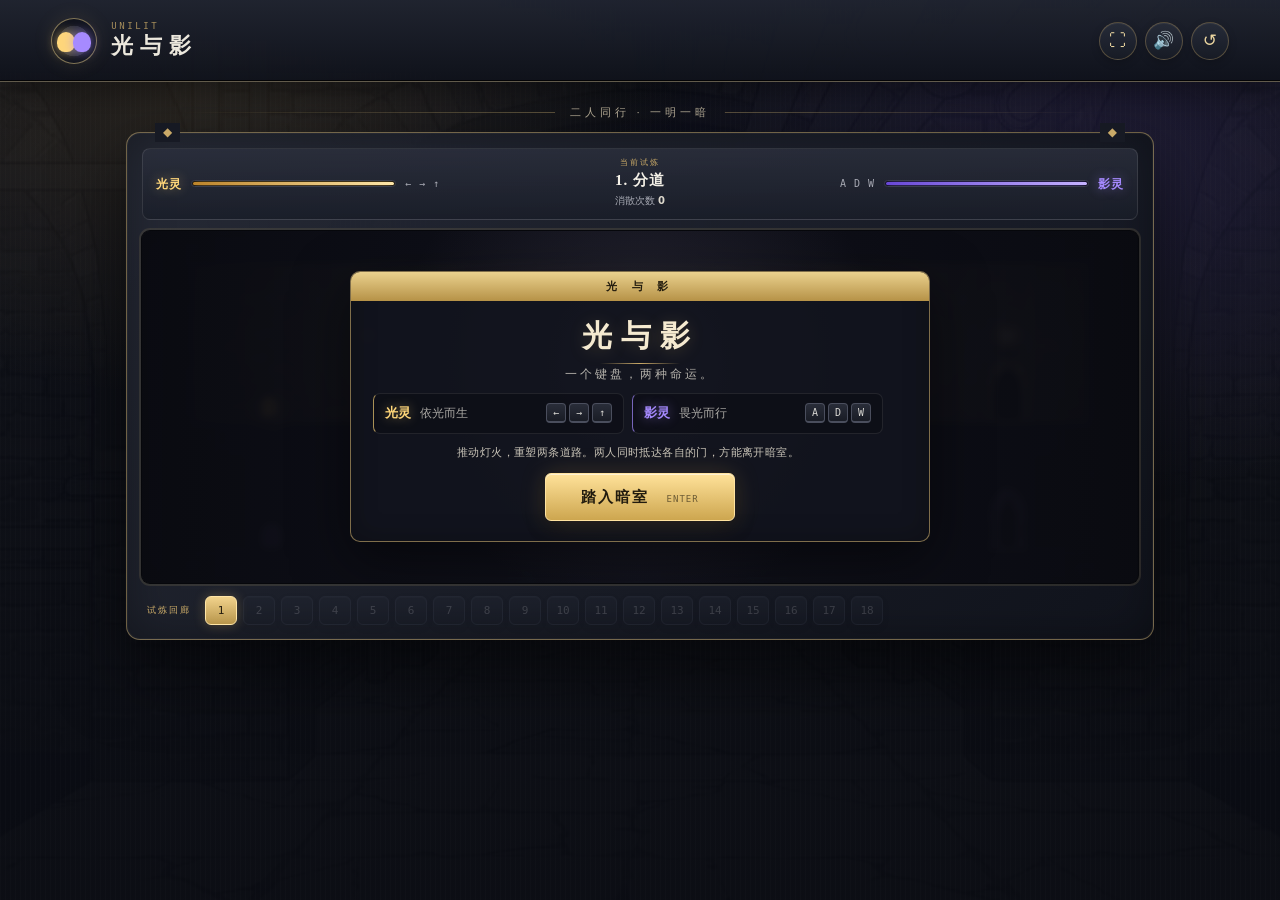
<file: index.html>
<!DOCTYPE html>
<html lang="zh-CN">
<head>
<meta charset="utf-8">
<meta name="viewport" content="width=device-width, initial-scale=1">
<title>光与影 — 双人合作解谜</title>
<meta name="description" content="一个双人同屏的合作解谜游戏：光灵只能待在光里，影灵只能待在暗处。推动灯，就同时改变了两个人的路。">
<link rel="icon" href="data:image/svg+xml,%3Csvg xmlns='http://www.w3.org/2000/svg' viewBox='0 0 32 32'%3E%3Crect width='32' height='32' rx='7' fill='%230a0a12'/%3E%3Ccircle cx='11' cy='16' r='5.5' fill='%23ffd77a'/%3E%3Ccircle cx='21' cy='16' r='5.5' fill='%239b7bff'/%3E%3C/svg%3E">
<link rel="stylesheet" href="game.css?v=3">
</head>
<body>
<header class="topbar">
  <div class="brand">
    <span class="brand-mark" aria-hidden="true"><i></i><b></b></span>
    <div><span class="eyebrow">UNILIT</span><h1>光与影</h1></div>
  </div>
  <div class="topbar-right">
    <button type="button" id="fs" class="icon" title="全屏 (F)" aria-label="全屏 (F)">⛶</button>
    <button type="button" id="mute" class="icon" title="音效开关 (M)" aria-label="音效开关 (M)">🔊</button>
    <button type="button" id="restartBtn" class="icon" title="重来本关 (R)" aria-label="重来本关 (R)">↺</button>
  </div>
</header>

<main class="stage" id="stage">
  <div class="chapter-heading" aria-hidden="true"><span></span><p>二人同行 · 一明一暗</p><span></span></div>
  <section class="game-shell" aria-label="游戏区域">
  <div class="statusbar">
    <div class="meter" id="lumenMeter">
      <span class="tag lumen">光灵</span>
      <div class="track"><i id="lumenBar"></i></div>
      <span class="keys">← → ↑</span>
    </div>
    <div class="levelinfo">
      <small>当前试炼</small>
      <strong id="levelName">1. 分道</strong>
      <span>消散次数 <b id="deaths">0</b></span>
    </div>
    <div class="meter" id="umbraMeter">
      <span class="keys">A D W</span>
      <div class="track"><i id="umbraBar"></i></div>
      <span class="tag umbra">影灵</span>
    </div>
  </div>

  <div class="screen">
    <canvas id="game" width="960" height="352" tabindex="0"></canvas>

    <div class="overlay" id="title">
      <div class="panel"><div class="panel-head">光 与 影</div><div class="panel-body">
      <h2>光与影</h2>
      <p class="lead">一个键盘，两种命运。</p>
      <div class="rules">
        <article class="rule-card lumen-card"><b class="lumen">光灵</b><span>依光而生</span><div><kbd>←</kbd><kbd>→</kbd><kbd>↑</kbd></div></article>
        <article class="rule-card umbra-card"><b class="umbra">影灵</b><span>畏光而行</span><div><kbd>A</kbd><kbd>D</kbd><kbd>W</kbd></div></article>
        <p class="mission">推动灯火，重塑两条道路。两人同时抵达各自的门，方能离开暗室。</p>
      </div>
      <button type="button" id="startBtn" class="primary">踏入暗室 <span>ENTER</span></button>
      </div></div>
    </div>

    <div class="overlay" id="complete" hidden>
      <div class="panel"><div class="panel-head">全 部 通 关</div><div class="panel-body">
        <h2>全部通关</h2>
        <button type="button" id="replayBtn" class="primary">再玩一次 (Enter)</button>
      </div></div>
    </div>
  </div>

  <div class="touch-controls" id="touchControls" hidden aria-label="触屏操作">
    <div class="touch-player lumen-touch" aria-label="光灵触屏操作">
      <span>光灵</span>
      <button type="button" data-code="ArrowLeft" aria-label="光灵向左">←</button>
      <button type="button" data-code="ArrowUp" aria-label="光灵跳跃">↑</button>
      <button type="button" data-code="ArrowRight" aria-label="光灵向右">→</button>
    </div>
    <div class="touch-player umbra-touch" aria-label="影灵触屏操作">
      <span>影灵</span>
      <button type="button" data-code="KeyA" aria-label="影灵向左">←</button>
      <button type="button" data-code="KeyW" aria-label="影灵跳跃">↑</button>
      <button type="button" data-code="KeyD" aria-label="影灵向右">→</button>
    </div>
  </div>

  <div class="level-select"><span>试炼回廊</span><nav class="levels" id="levels" aria-label="选关"></nav></div>
  </section>
</main>

<script src="src/levels.js?v=6"></script>
<script src="src/engine.js?v=3"></script>
</body>
</html>
</file>
<file: game.css>
:root { color-scheme:dark; --panel:#171b27; --line:#3a4050; --brass:#caaa68; --text:#ece8dd; --dim:#a7a9b3; --lumen:#ffd77a; --umbra:#a68aff; }
* { box-sizing:border-box; }
html { min-height:100%; background:#090b11; }
body { margin:0; min-height:100vh; color:var(--text); font:15px/1.6 system-ui,-apple-system,"PingFang SC","Microsoft YaHei",sans-serif; background:linear-gradient(rgba(12,15,24,.78),rgba(10,12,19,.93)),url("art/bg.jpg") center top/cover fixed,#10131c; overflow-x:hidden; }
body::before { content:""; position:fixed; inset:0; pointer-events:none; background:radial-gradient(700px 440px at 15% 10%,rgba(255,196,92,.11),transparent 70%),radial-gradient(680px 460px at 86% 18%,rgba(139,102,255,.13),transparent 72%),repeating-linear-gradient(90deg,rgba(255,255,255,.012) 0 1px,transparent 1px 5px); mix-blend-mode:screen; }
button { font:inherit; cursor:pointer; border-radius:6px; padding:7px 13px; border:1px solid var(--line); color:var(--text); background:linear-gradient(#262b38,#171b25); box-shadow:inset 0 1px rgba(255,255,255,.05),0 3px 8px rgba(0,0,0,.2); transition:transform .16s,border-color .16s,color .16s,box-shadow .16s; }
button:hover:not(:disabled) { transform:translateY(-1px); border-color:#8e805f; color:#fff7df; box-shadow:0 5px 14px rgba(0,0,0,.3); }
button:active:not(:disabled) { transform:translateY(1px); }
button:focus-visible { outline:2px solid #f0d38c; outline-offset:2px; }
button:disabled { opacity:.28; cursor:not-allowed; }
.topbar { position:relative; z-index:2; display:flex; align-items:center; gap:22px; min-height:82px; padding:12px clamp(18px,4vw,58px); background:linear-gradient(180deg,rgba(32,36,48,.96),rgba(15,18,27,.94)); border-bottom:1px solid rgba(226,199,132,.34); box-shadow:0 10px 34px rgba(0,0,0,.35),inset 0 -1px rgba(0,0,0,.8); }
.brand { display:flex; align-items:center; gap:14px; }
.brand-mark { position:relative; display:block; width:46px; height:46px; border:1px solid rgba(223,198,133,.55); border-radius:50%; background:radial-gradient(circle,#292c38 0 48%,#11141e 50%); box-shadow:inset 0 0 0 4px #11141e,0 0 20px rgba(212,178,104,.12); }
.brand-mark i,.brand-mark b { position:absolute; top:13px; width:18px; height:20px; border-radius:55% 55% 48% 48%; }
.brand-mark i { left:5px; background:var(--lumen); box-shadow:0 0 12px rgba(255,215,122,.7); }
.brand-mark b { right:5px; background:var(--umbra); box-shadow:0 0 12px rgba(166,138,255,.7); }
.eyebrow { display:block; color:var(--brass); font:9px/1.2 ui-monospace,monospace; letter-spacing:2.6px; opacity:.8; }
.topbar h1 { margin:1px 0 0; font:600 22px/1.2 Georgia,"Songti SC",serif; letter-spacing:7px; }
.topbar-right { margin-left:auto; display:flex; gap:8px; }
button.ghost { font-size:12px; color:#c6c5c0; }
button.ghost>span { color:#f0d38c; margin-right:3px; }
button.ghost kbd { margin-left:4px; opacity:.65; }
.icon { width:38px; height:38px; padding:0; display:grid; place-items:center; color:#ead59f; font-size:17px; border-color:rgba(202,170,104,.34); border-radius:50%; }
button.primary { min-width:190px; margin-top:12px; padding:11px 24px; color:#211b0e; font-weight:750; letter-spacing:2px; border-color:#ffe3a0; background:linear-gradient(180deg,#ffe29a,#cda64f); box-shadow:inset 0 1px rgba(255,255,255,.55),0 0 26px rgba(255,205,107,.18),0 6px 18px rgba(0,0,0,.4); }
button.primary span { margin-left:10px; font:9px/1 ui-monospace,monospace; letter-spacing:1px; opacity:.62; }
.stage { position:relative; z-index:1; max-width:1080px; margin:0 auto; padding:24px 26px 34px; }
.chapter-heading { display:grid; grid-template-columns:1fr auto 1fr; align-items:center; gap:15px; max-width:920px; margin:0 auto 13px; }
.chapter-heading span { height:1px; background:linear-gradient(90deg,transparent,rgba(215,187,121,.38)); }
.chapter-heading span:last-child { transform:scaleX(-1); }
.chapter-heading p { margin:0; color:#bdb39d; font:11px/1.2 Georgia,"Songti SC",serif; letter-spacing:4px; }
.game-shell { position:relative; padding:15px 15px 14px; border:1px solid rgba(211,181,112,.48); border-radius:14px; background:linear-gradient(135deg,rgba(38,42,54,.96),rgba(17,20,29,.98)); box-shadow:0 30px 70px rgba(0,0,0,.52),inset 0 0 0 1px rgba(255,255,255,.035),inset 0 0 45px rgba(0,0,0,.35); }
.game-shell::before,.game-shell::after { content:"◆"; position:absolute; top:-10px; color:var(--brass); font-size:12px; background:#171a24; padding:0 8px; }
.game-shell::before { left:28px; } .game-shell::after { right:28px; }
.statusbar { display:grid; grid-template-columns:1fr auto 1fr; align-items:center; gap:18px; min-height:58px; margin-bottom:11px; padding:8px 13px; border:1px solid rgba(160,158,159,.18); border-radius:8px; background:linear-gradient(180deg,rgba(45,49,63,.76),rgba(25,29,40,.84)); }
.meter { display:flex; align-items:center; gap:9px; } #umbraMeter { justify-content:flex-end; }
.tag { font:700 12px/1 system-ui,sans-serif; letter-spacing:1px; white-space:nowrap; }
.tag.lumen,b.lumen { color:var(--lumen); text-shadow:0 0 12px rgba(255,215,122,.4); }
.tag.umbra,b.umbra { color:var(--umbra); text-shadow:0 0 12px rgba(166,138,255,.45); }
.keys { color:var(--dim); font:10px/1 ui-monospace,monospace; letter-spacing:1px; white-space:nowrap; }
.track { flex:1; max-width:205px; height:7px; padding:1px; overflow:hidden; border:1px solid #3a3e4d; border-radius:7px; background:#0b0d14; box-shadow:inset 0 2px 4px #000; }
.track i { display:block; width:100%; height:100%; border-radius:inherit; transition:width .08s linear; }
#lumenBar { background:linear-gradient(90deg,#bd842a,#ffe7a9); box-shadow:0 0 9px #f4bd53; }
#umbraBar { background:linear-gradient(90deg,#6847d6,#c5b3ff); box-shadow:0 0 9px #8e6cff; }
.meter.danger .track { border-color:rgba(255,91,91,.75); animation:warning .5s alternate infinite; }
@keyframes warning { to { box-shadow:0 0 9px rgba(255,70,70,.5),inset 0 2px 4px #000; } }
.levelinfo { min-width:128px; text-align:center; font-size:12px; }
.levelinfo small { display:block; color:var(--brass); font-size:8px; letter-spacing:2px; }
.levelinfo strong { display:block; margin:1px 0; color:#f4f0e7; font:600 15px/1.3 Georgia,"Songti SC",serif; letter-spacing:1px; }
.levelinfo span { color:var(--dim); font-size:10px; } .levelinfo b { color:#ded9cd; }
.screen { position:relative; line-height:0; overflow:hidden; border-radius:8px; box-shadow:0 0 0 1px #06070b,0 0 0 3px rgba(147,129,91,.2),inset 0 0 30px #000; }
.touch-controls { display:none; grid-template-columns:1fr 1fr; gap:clamp(24px,12vw,120px); margin:11px 4px 2px; user-select:none; -webkit-user-select:none; }
.touch-controls[hidden] { display:none!important; }
.touch-player { display:grid; grid-template-columns:repeat(3,minmax(46px,62px)); justify-content:start; gap:7px; }
.touch-player:last-child { justify-content:end; }
.touch-player>span { grid-column:1/-1; color:var(--dim); font:700 10px/1 ui-monospace,monospace; letter-spacing:2px; text-align:center; }
.touch-player button { min-height:48px; padding:0; touch-action:none; font:800 22px/1 system-ui,sans-serif; border-radius:12px; }
.lumen-touch button { color:var(--lumen); border-color:rgba(255,215,122,.42); }
.umbra-touch button { color:var(--umbra); border-color:rgba(166,138,255,.48); }
.touch-player button.pressed { transform:translateY(2px) scale(.97); background:#34394a; box-shadow:inset 0 3px 8px rgba(0,0,0,.45),0 0 16px currentColor; }
canvas { display:block; width:100%; max-width:var(--natural-width,960px); margin:0 auto; background:#07070d; outline:none; }
canvas:focus-visible { box-shadow:inset 0 0 0 2px var(--brass); }
.overlay { position:absolute; inset:0; display:flex; flex-direction:column; align-items:center; justify-content:center; gap:3px; padding:22px; text-align:center; line-height:1.6; background:radial-gradient(circle at 50% 38%,rgba(50,48,61,.66),transparent 45%),linear-gradient(90deg,rgba(10,11,17,.97),rgba(17,18,27,.9),rgba(10,11,17,.97)); backdrop-filter:blur(3px); }
.overlay[hidden] { display:none; }
.panel { width:min(580px,94%); overflow:hidden; border:1px solid rgba(218,187,114,.55); border-radius:10px; background:rgba(18,21,30,.9); box-shadow:0 18px 55px rgba(0,0,0,.5),inset 0 0 26px rgba(0,0,0,.25); }
.panel-head { padding:7px 16px; color:#241d0f; background:linear-gradient(180deg,#ead18e,#b69247); font:700 11px/1.4 Georgia,"Songti SC",serif; letter-spacing:6px; }
.panel-body { padding:17px 22px 20px; }
.overlay h2 { margin:0; color:#f5ead0; font:600 30px/1.2 Georgia,"Songti SC",serif; letter-spacing:9px; text-shadow:0 2px 18px rgba(230,190,100,.2); }
.overlay h2::after { content:""; display:block; width:80px; height:1px; margin:9px auto 0; background:linear-gradient(90deg,transparent,var(--brass),transparent); }
.lead { margin:2px 0 10px; color:#b7b4ad; font:12px/1.4 Georgia,"Songti SC",serif; letter-spacing:3px; }
.rules { display:grid; grid-template-columns:1fr 1fr; gap:8px; width:min(510px,100%); font-size:12px; }
.rule-card { display:grid; grid-template-columns:auto 1fr auto; align-items:center; gap:9px; padding:9px 11px; text-align:left; border:1px solid rgba(255,255,255,.09); border-radius:7px; background:rgba(12,14,22,.68); }
.rule-card b { font-size:13px; } .rule-card span { color:#aaa8a4; } .rule-card div { display:flex; gap:3px; }
.lumen-card { border-left-color:rgba(255,215,122,.65); } .umbra-card { border-left-color:rgba(166,138,255,.7); }
.mission { grid-column:1/-1; margin:2px 0 0; color:#c9c4b8; font-size:11px; letter-spacing:.4px; }
kbd { display:inline-block; min-width:20px; padding:1px 5px; border:1px solid #4a4e5d; border-bottom-width:2px; border-radius:4px; color:#d9d8d3; background:linear-gradient(#292d39,#191c25); font:10px/1.5 ui-monospace,monospace; text-align:center; }
.level-select { display:flex; align-items:center; gap:14px; margin-top:13px; padding:0 5px; }
.level-select>span { flex:0 0 auto; color:var(--brass); font:9px/1 ui-monospace,monospace; letter-spacing:2px; }
.levels { display:flex; justify-content:flex-start; gap:6px; flex-wrap:wrap; }
.levels button { width:32px; height:29px; padding:0; color:#9c9da5; font:11px/1 ui-monospace,monospace; }
.levels button.current { color:#241d0f; border-color:#ffe5a6; background:linear-gradient(#f2d38c,#b7954b); box-shadow:0 0 12px rgba(255,211,118,.25); }
@media (max-width:760px) { .topbar{align-items:flex-start;min-height:0;padding:12px 16px}.brand-mark{width:38px;height:38px}.brand-mark i,.brand-mark b{top:10px;width:15px;height:17px}.topbar h1{font-size:18px}.eyebrow{display:none}.topbar-right{gap:5px}button.ghost{padding:6px 8px;font-size:0}button.ghost>span{font-size:16px;margin:0}button.ghost kbd{display:none}.stage{padding:16px 10px 28px}.game-shell{padding:9px}.statusbar{grid-template-columns:1fr 1fr;gap:7px}.levelinfo{grid-column:1/-1;grid-row:1}.keys{display:none}.rules{grid-template-columns:1fr}.mission{grid-column:1}.level-select{align-items:flex-start} }
@media (max-width:470px) { .chapter-heading{display:none}.overlay{padding:12px}.overlay h2{font-size:23px}.lead,.mission{display:none}.rule-card{padding:6px 8px}.level-select>span{display:none} }
@media (pointer:coarse), (max-width:900px) { .touch-controls:not([hidden]){display:grid}.stage{padding-bottom:18px}.touch-player{grid-template-columns:repeat(3,minmax(42px,60px))}.touch-player button{min-height:46px} }
@media (orientation:portrait) and (max-width:760px) { .touch-controls{gap:14px}.touch-player{grid-template-columns:repeat(3,minmax(38px,1fr))}.touch-player button{min-height:44px}.level-select{margin-top:9px} }
@media (prefers-reduced-motion:reduce) { *,*::before,*::after{animation-duration:.01ms!important;transition-duration:.01ms!important} }
:root:fullscreen body { height:100vh; overflow:hidden; display:flex; flex-direction:column; background:#080a10; }
:root:fullscreen .topbar,:root:fullscreen .chapter-heading { display:none; }
:root:fullscreen .stage { flex:1; min-height:0; max-width:none; width:100%; margin:0; display:flex; flex-direction:column; padding:10px 18px; }
:root:fullscreen .game-shell { flex:1; min-height:0; display:flex; flex-direction:column; padding:10px; }
:root:fullscreen .screen { flex:1; min-height:0; display:flex; align-items:center; justify-content:center; }
:root:fullscreen canvas { max-width:none; margin:0; }
:root:fullscreen .level-select { margin-top:9px; }
</file>
